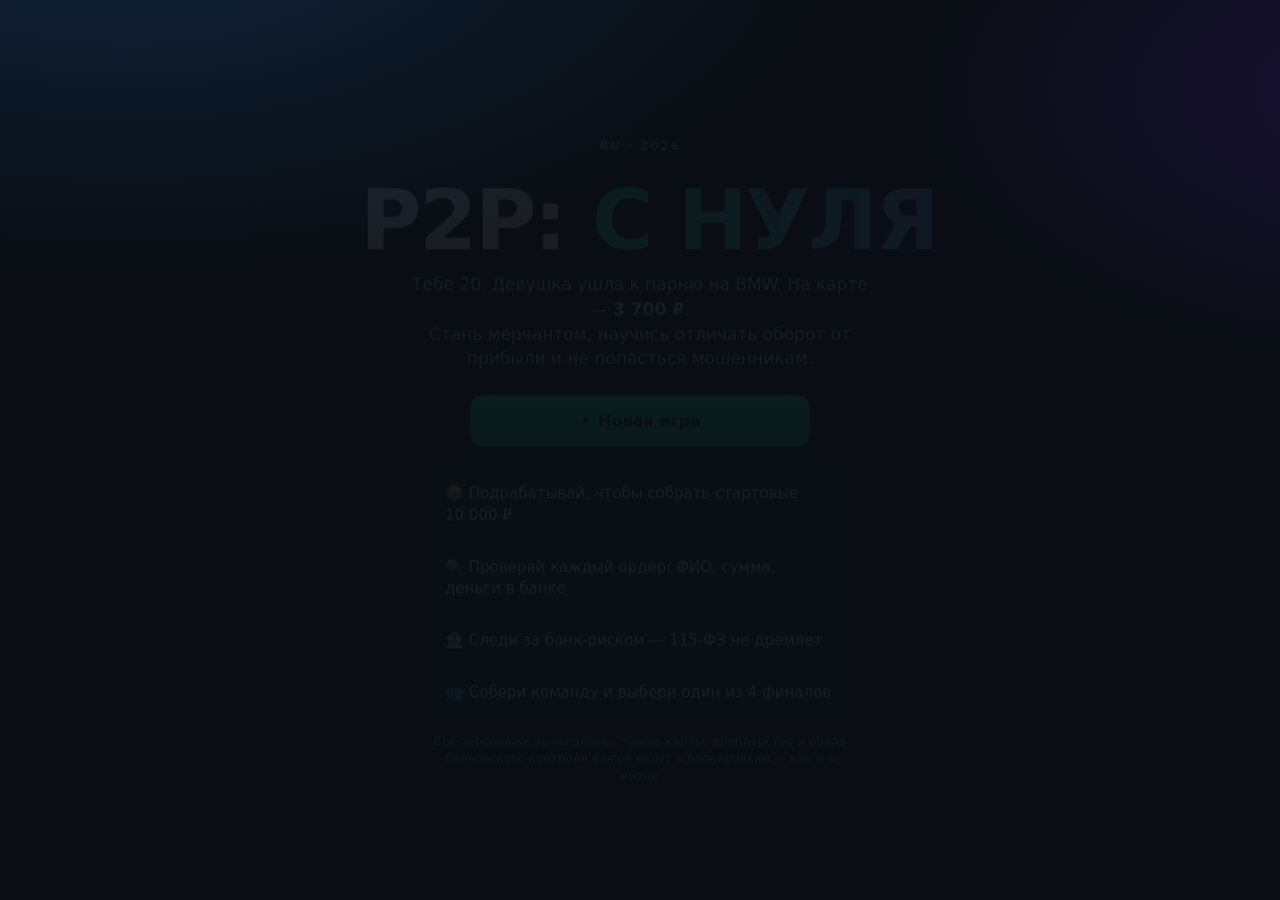
<file: index.html>
<!doctype html>
<html lang="ru">
<head>
  <meta charset="utf-8">
  <meta http-equiv="refresh" content="0; url=game/">
  <title>P2P: С нуля</title>
</head>
<body><a href="game/">Играть в «P2P: С нуля»</a></body>
</html>
</file>
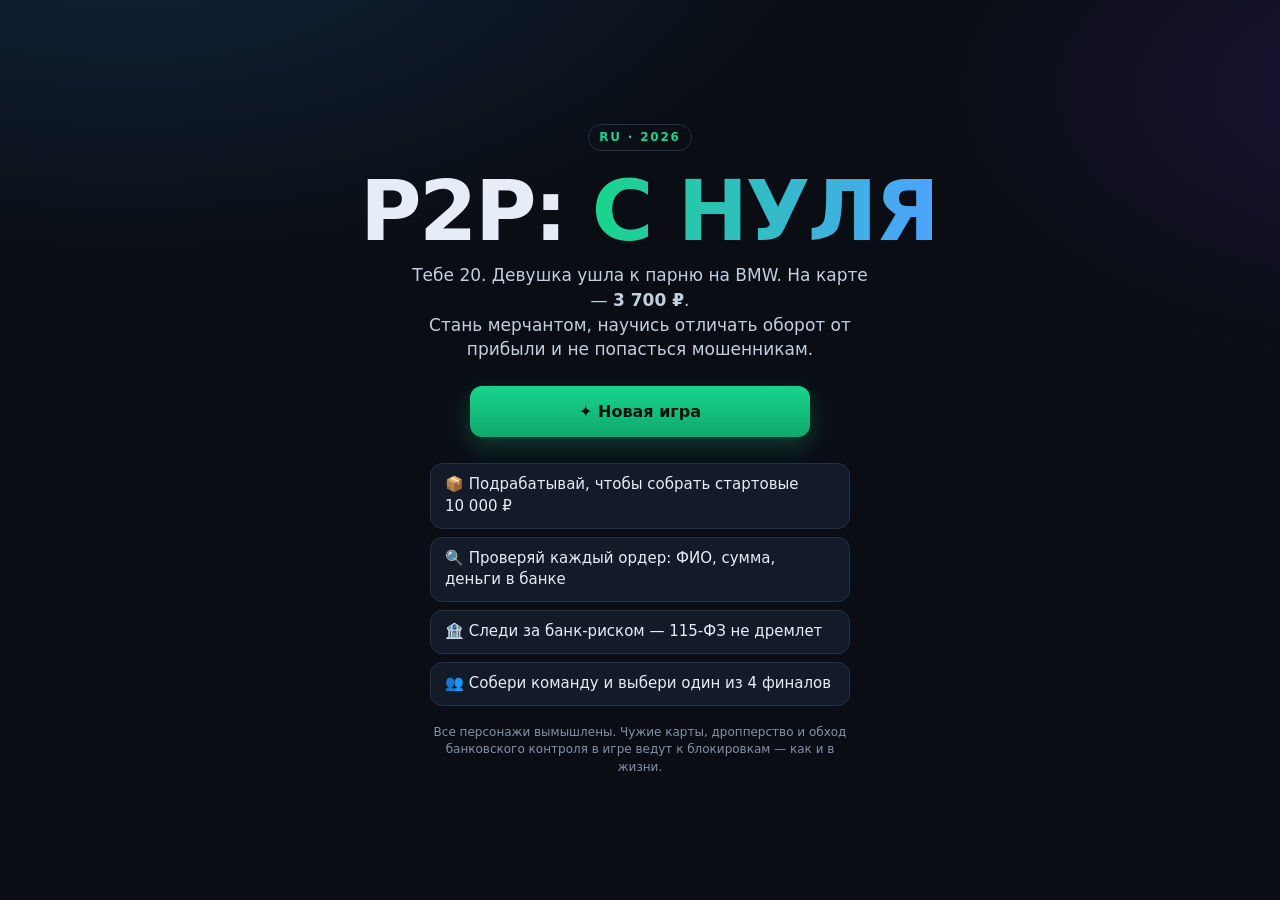
<file: game/index.html>
<!doctype html>
<html lang="ru">
<head>
  <meta charset="utf-8">
  <meta name="viewport" content="width=device-width, initial-scale=1, viewport-fit=cover">
  <meta name="theme-color" content="#0a0e14">
  <title>P2P: С нуля</title>
  <meta name="description" content="Сюжетный симулятор P2P-мерчанта: от 3 700 ₽ в Новозаровске до своего бизнеса в Москве.">
  <link rel="icon" href="data:image/svg+xml,<svg xmlns='http://www.w3.org/2000/svg' viewBox='0 0 100 100'><text y='.9em' font-size='90'>💸</text></svg>">
  <link rel="stylesheet" href="style.css">
</head>
<body>
  <div id="app" hidden>
    <header class="top">
      <div class="brand"><span class="logo">P2P</span><span class="brand-sub">С НУЛЯ</span></div>
      <div class="where" id="where"></div>
      <div class="top-btns">
        <button class="icon-btn" id="btn-sound" title="Звук">🔊</button>
        <button class="icon-btn" id="btn-menu" title="Меню">☰</button>
      </div>
    </header>

    <section class="stats" id="stats"></section>
    <section class="goal" id="goal"></section>

    <nav class="mtabs">
      <button data-tab="board" class="active">📈 Стакан</button>
      <button data-tab="chat">💬 TG-Hub <span class="dot" id="chat-dot" hidden></span></button>
    </nav>

    <main class="main">
      <section class="panel board" id="board"></section>
      <section class="panel chat" id="chat">
        <div class="panel-head"><span>💬 TG-Hub</span><span class="muted" id="chat-sub"></span></div>
        <div class="chat-feed" id="chat-feed"></div>
        <div class="chat-options" id="chat-options"></div>
      </section>
    </main>

    <footer class="actions" id="actions">
      <button class="act" data-open="shop">🛒<span>Апгрейды</span></button>
      <button class="act" data-open="team">👥<span>Команда</span></button>
      <button class="act" data-open="books">📊<span>Учёт</span></button>
      <button class="act" id="btn-retail" title="Обычные покупки по карте снижают банк-риск">🛍️<span>Покупки</span></button>
      <button class="act primary" id="btn-day">🌙<span>Завершить день</span></button>
    </footer>
  </div>

  <div id="title" class="title-screen">
    <div class="title-card">
      <div class="title-badge">RU · 2026</div>
      <h1>P2P: <em>С НУЛЯ</em></h1>
      <p class="title-lead">Тебе 20. Девушка ушла к парню на BMW. На карте — <b>3 700 ₽</b>.<br>Стань мерчантом, научись отличать оборот от прибыли и не попасться мошенникам.</p>
      <div class="title-btns">
        <button class="big-btn" id="btn-continue" hidden>▶ Продолжить</button>
        <button class="big-btn" id="btn-new">✦ Новая игра</button>
      </div>
      <ul class="title-how">
        <li>📦 Подрабатывай, чтобы собрать стартовые 10&nbsp;000&nbsp;₽</li>
        <li>🔍 Проверяй каждый ордер: ФИО, сумма, деньги в банке</li>
        <li>🏦 Следи за банк-риском — 115-ФЗ не дремлет</li>
        <li>👥 Собери команду и выбери один из 4 финалов</li>
      </ul>
      <p class="title-note">Все персонажи вымышлены. Чужие карты, дропперство и обход банковского контроля в игре ведут к блокировкам — как и в жизни.</p>
    </div>
  </div>

  <div id="modal" class="modal" hidden><div class="modal-card" id="modal-card"></div></div>
  <div id="toasts" class="toasts"></div>
  <div id="fx" class="fx-layer"></div>

  <script src="data.js"></script>
  <script src="engine.js"></script>
  <script src="ui.js"></script>
</body>
</html>
</file>
<file: game/style.css>
:root {
  --bg: #0a0e14; --bg2: #0f1520; --card: #131b28; --card2: #182233; --line: #223049;
  --text: #e6edf6; --muted: #8392a8; --green: #19d58c; --green2: #0fa86c; --red: #ff5470; --amber: #ffb547;
  --blue: #4da3ff; --violet: #a78bfa; --radius: 14px;
  --shadow: 0 10px 30px rgba(0, 0, 0, .35);
}
* { box-sizing: border-box; }
[hidden] { display: none !important; }
html, body { margin: 0; height: 100%; }
body {
  background: radial-gradient(1200px 600px at 10% -10%, #10233a 0%, transparent 60%), radial-gradient(900px 500px at 110% 10%, #1a1235 0%, transparent 55%), var(--bg);
  color: var(--text); font: 15px/1.45 system-ui, -apple-system, "Segoe UI", Roboto, "Helvetica Neue", Arial, sans-serif;
  -webkit-font-smoothing: antialiased; overflow-x: hidden;
}
button { font: inherit; color: inherit; cursor: pointer; border: 0; background: none; }
button:disabled { cursor: not-allowed; opacity: .45; }
b { font-weight: 700; }
.muted { color: var(--muted); }
.pos { color: var(--green); } .neg { color: var(--red); }
.center { text-align: center; }
.chip { display: inline-flex; align-items: center; gap: 4px; padding: 3px 9px; border-radius: 999px; background: rgba(25, 213, 140, .12); color: var(--green); font-size: 12px; font-weight: 700; white-space: nowrap; }
.chip.sm { background: rgba(131, 146, 168, .14); color: var(--muted); font-weight: 600; }

/* ---------- Титульный экран ---------- */
.title-screen { position: fixed; inset: 0; display: grid; place-items: center; padding: 20px; z-index: 5; overflow: auto; }
.title-screen[hidden] { display: none; }
.title-card { max-width: 560px; width: 100%; text-align: center; animation: rise .6s ease both; }
.title-badge { display: inline-block; padding: 4px 10px; border: 1px solid var(--line); border-radius: 999px; color: var(--green); font-size: 12px; letter-spacing: .15em; font-weight: 700; }
.title-card h1 { white-space: nowrap; font-size: clamp(40px, 12vw, 84px); line-height: 1; margin: 18px 0 10px; letter-spacing: -.03em; }
.title-card h1 em { font-style: normal; background: linear-gradient(90deg, var(--green), var(--blue)); -webkit-background-clip: text; background-clip: text; color: transparent; }
.title-lead { color: #c3cfdf; font-size: 17px; margin: 0 auto 24px; max-width: 470px; }
.title-btns { display: grid; gap: 10px; max-width: 340px; margin: 0 auto 26px; }
.title-how { list-style: none; padding: 0; margin: 0 auto 18px; display: grid; gap: 8px; text-align: left; max-width: 420px; }
.title-how li { background: var(--card); border: 1px solid var(--line); border-radius: 12px; padding: 10px 14px; }
.title-note { color: var(--muted); font-size: 12px; max-width: 420px; margin: 0 auto; }

.big-btn { display: block; width: 100%; padding: 14px 18px; border-radius: 12px; font-weight: 800; font-size: 16px;
  background: linear-gradient(180deg, var(--green), var(--green2)); color: #04140d; box-shadow: 0 8px 24px rgba(25, 213, 140, .25); transition: transform .12s, filter .12s; }
.big-btn:hover { filter: brightness(1.08); } .big-btn:active { transform: scale(.98); }
.big-btn.ghost { background: var(--card2); color: var(--text); box-shadow: none; border: 1px solid var(--line); }
.big-btn.danger { background: rgba(255, 84, 112, .14); color: var(--red); box-shadow: none; border: 1px solid rgba(255, 84, 112, .35); }

/* ---------- Каркас ---------- */
#app { max-width: 1240px; margin: 0 auto; padding: 10px 14px 96px; }
#app[hidden] { display: none; }
.top { display: flex; align-items: center; gap: 12px; padding: 6px 0 10px; }
.brand { display: flex; align-items: baseline; gap: 6px; font-weight: 900; letter-spacing: -.02em; }
.logo { font-size: 22px; background: linear-gradient(90deg, var(--green), var(--blue)); -webkit-background-clip: text; background-clip: text; color: transparent; }
.brand-sub { font-size: 12px; color: var(--muted); letter-spacing: .12em; }
.where { flex: 1; display: flex; gap: 10px; align-items: center; flex-wrap: wrap; font-size: 13px; }
.where .day { font-weight: 800; } .where .city { color: var(--muted); }
.top-btns { display: flex; gap: 6px; }
.icon-btn { width: 38px; height: 38px; border-radius: 10px; background: var(--card); border: 1px solid var(--line); font-size: 17px; }

.stats { display: grid; grid-template-columns: 1.3fr 1fr 2.4fr; gap: 10px; }
.stat, .meters { background: var(--card); border: 1px solid var(--line); border-radius: var(--radius); padding: 10px 14px; position: relative; overflow: hidden; }
.stat .lbl { display: block; font-size: 11px; color: var(--muted); text-transform: uppercase; letter-spacing: .08em; font-weight: 700; }
.stat b { display: block; font-size: 26px; letter-spacing: -.02em; font-variant-numeric: tabular-nums; }
.stat small { color: var(--muted); font-size: 12px; font-variant-numeric: tabular-nums; }
.stat.nw { background: linear-gradient(135deg, rgba(25, 213, 140, .12), transparent 60%), var(--card); }
.stat.rate b { font-size: 22px; }
.spark { position: absolute; right: 10px; top: 12px; width: 90px; height: 26px; opacity: .8; }
.spark polyline { fill: none; stroke: var(--blue); stroke-width: 1.6; vector-effect: non-scaling-stroke; }
.fc { display: block; color: var(--violet) !important; }
.meters { display: grid; grid-template-columns: 1fr 1fr; gap: 6px 16px; align-content: center; }
.meter .m-top { display: flex; justify-content: space-between; font-size: 12px; color: var(--muted); }
.meter .m-top b { color: var(--text); font-variant-numeric: tabular-nums; }
.bar { position: relative; height: 7px; border-radius: 99px; background: #0b111b; overflow: hidden; margin-top: 3px; }
.bar i { position: absolute; inset: 0 auto 0 0; border-radius: 99px; background: var(--green); transition: width .5s cubic-bezier(.2, .8, .2, 1); }
.bar em { position: absolute; top: 0; bottom: 0; width: 1px; background: rgba(255, 255, 255, .25); }
.meter.energy i { background: linear-gradient(90deg, #ffd23f, #ffb547); }
.meter.stress i { background: linear-gradient(90deg, #a78bfa, #f472b6); }
.meter.stress.hot i { background: var(--red); animation: pulse 1s infinite; }
.meter.rep i { background: linear-gradient(90deg, #4da3ff, #19d58c); }
.meter.risk.low i { background: var(--green); } .meter.risk.mid i { background: var(--amber); }
.meter.risk.high i { background: #ff8a3d; } .meter.risk.crit i { background: var(--red); animation: pulse .8s infinite; }

.goal { margin: 10px 0; background: var(--card); border: 1px solid var(--line); border-radius: var(--radius); padding: 10px 14px; }
.g-row { display: flex; gap: 8px; align-items: center; flex-wrap: wrap; font-weight: 600; }
.g-row > span:first-child { flex: 1; min-width: 200px; }
.gbar { height: 8px; border-radius: 99px; background: #0b111b; margin-top: 8px; overflow: hidden; }
.gbar i { display: block; height: 100%; border-radius: 99px; background: linear-gradient(90deg, var(--green), var(--blue)); transition: width .6s cubic-bezier(.2, .8, .2, 1); box-shadow: 0 0 14px rgba(25, 213, 140, .5); }

.mtabs { display: none; }
.main { display: grid; grid-template-columns: 1.5fr 1fr; gap: 12px; align-items: start; }
.panel { background: var(--bg2); border: 1px solid var(--line); border-radius: var(--radius); padding: 12px; min-height: 300px; }
.panel-head { display: flex; justify-content: space-between; align-items: center; font-weight: 800; margin-bottom: 8px; gap: 8px; }
.panel-head .muted { font-weight: 500; font-size: 12px; }
.rules { font-size: 12px; color: var(--muted); background: rgba(77, 163, 255, .07); border: 1px dashed rgba(77, 163, 255, .3); border-radius: 10px; padding: 7px 10px; margin-bottom: 10px; }
.rules b { color: #bcd9ff; font-weight: 600; }
.empty { text-align: center; color: var(--muted); padding: 40px 10px; }
.banner { padding: 10px 12px; border-radius: 10px; margin-bottom: 10px; font-weight: 600; }
.banner.bad { background: rgba(77, 163, 255, .1); border: 1px solid rgba(77, 163, 255, .35); color: #bcd9ff; }

/* ---------- Ордера ---------- */
.order { background: var(--card); border: 1px solid var(--line); border-left: 4px solid var(--green); border-radius: 12px; padding: 10px 12px; margin-bottom: 10px; animation: rise .35s ease both; }
.order.buy { border-left-color: var(--blue); }
.order.vip { box-shadow: inset 0 0 0 1px rgba(255, 181, 71, .35); }
.order.tut { box-shadow: 0 0 0 2px rgba(25, 213, 140, .45); }
.o-head { display: flex; align-items: center; gap: 8px; flex-wrap: wrap; }
.tag { font-size: 10px; font-weight: 800; letter-spacing: .08em; padding: 3px 7px; border-radius: 6px; background: rgba(25, 213, 140, .14); color: var(--green); }
.order.buy .tag { background: rgba(77, 163, 255, .14); color: var(--blue); }
.tag.vip { background: rgba(255, 181, 71, .15) !important; color: var(--amber) !important; }
.o-sum { flex: 1; font-variant-numeric: tabular-nums; }
.o-pct { font-weight: 800; color: var(--green); font-size: 13px; }
.o-client { margin: 6px 0; font-size: 14px; }
.o-rows { display: grid; gap: 3px; background: #0d141f; border-radius: 9px; padding: 7px 9px; }
.row { display: flex; justify-content: space-between; gap: 10px; font-size: 13px; }
.row span { color: var(--muted); white-space: nowrap; }
.row b { font-weight: 600; text-align: right; font-variant-numeric: tabular-nums; }
.row.warn b { color: var(--red); } .row.okk b { color: #9be7c6; }
.note { margin-top: 7px; font-size: 13px; color: #d7c7ff; font-style: italic; }
.o-foot { display: flex; align-items: center; justify-content: space-between; gap: 8px; margin-top: 9px; flex-wrap: wrap; }
.o-est { font-weight: 800; font-variant-numeric: tabular-nums; }
.o-btns { display: flex; gap: 6px; }
.btn { padding: 8px 12px; border-radius: 9px; font-weight: 700; font-size: 13px; transition: transform .1s, filter .1s; white-space: nowrap; }
.btn:active { transform: scale(.96); }
.btn.go { background: var(--green); color: #04140d; }
.btn.go:hover { filter: brightness(1.1); }
.btn.danger { background: rgba(255, 84, 112, .12); color: var(--red); border: 1px solid rgba(255, 84, 112, .3); }

.hustles { display: grid; grid-template-columns: repeat(auto-fill, minmax(200px, 1fr)); gap: 10px; }
.hustle { display: grid; grid-template-columns: auto 1fr; gap: 1px 10px; text-align: left; padding: 12px; border-radius: 12px; background: var(--card); border: 1px solid var(--line); animation: rise .35s ease both; transition: transform .12s, border-color .12s; }
.hustle:hover:not(:disabled) { transform: translateY(-2px); border-color: var(--green); }
.h-ico { grid-row: span 3; font-size: 30px; align-self: center; }
.h-name { font-weight: 700; } .h-gain { font-weight: 800; font-size: 13px; } .h-cost { font-size: 12px; color: var(--muted); }

/* ---------- Чат ---------- */
.chat { display: flex; flex-direction: column; position: sticky; top: 10px; max-height: calc(100vh - 120px); }
.chat.needs { border-color: rgba(25, 213, 140, .55); box-shadow: 0 0 0 1px rgba(25, 213, 140, .25), 0 0 30px rgba(25, 213, 140, .08); }
.chat-feed { flex: 1; overflow-y: auto; display: flex; flex-direction: column; gap: 8px; padding: 4px 2px 8px; min-height: 160px; scroll-behavior: smooth; }
.msg { display: flex; gap: 8px; align-items: flex-end; max-width: 92%; }
.msg.fresh { animation: pop .35s ease both; }
.ava { width: 30px; height: 30px; border-radius: 50%; background: var(--card2); display: grid; place-items: center; flex: none; font-size: 16px; }
.bubble { background: var(--card2); padding: 7px 11px; border-radius: 14px 14px 14px 4px; white-space: pre-line; font-size: 14px; }
.who { display: block; font-size: 12px; color: var(--blue); margin-bottom: 1px; }
.msg.me { align-self: flex-end; }
.msg.me .bubble { background: #11553d; border-radius: 14px 14px 4px 14px; }
.msg.sys { align-self: center; text-align: center; color: var(--muted); font-size: 13px; font-style: italic; max-width: 95%; background: rgba(255, 255, 255, .03); padding: 6px 10px; border-radius: 10px; }
.chat-options { display: grid; gap: 6px; }
.opt-group { display: grid; gap: 6px; border-top: 1px solid var(--line); padding-top: 8px; animation: pop .3s ease both; }
.opt-who { font-size: 12px; color: var(--muted); }
.opt { text-align: left; padding: 10px 12px; border-radius: 10px; background: rgba(25, 213, 140, .1); border: 1px solid rgba(25, 213, 140, .35); color: #d6fbe9; font-weight: 600; font-size: 14px; transition: background .12s; }
.opt:hover { background: rgba(25, 213, 140, .2); }

/* ---------- Нижняя панель ---------- */
.actions { position: fixed; left: 0; right: 0; bottom: 0; display: flex; justify-content: center; gap: 8px; padding: 10px 12px calc(10px + env(safe-area-inset-bottom)); background: rgba(10, 14, 20, .88); backdrop-filter: blur(10px); border-top: 1px solid var(--line); z-index: 3; }
.act { display: flex; align-items: center; gap: 7px; padding: 11px 14px; border-radius: 12px; background: var(--card); border: 1px solid var(--line); font-weight: 700; font-size: 14px; }
.act:hover:not(:disabled) { border-color: #36507a; }
.act.primary { background: linear-gradient(180deg, #3d6bff, #2a4fd6); border-color: transparent; padding-inline: 20px; }
.act.primary.waiting { background: linear-gradient(180deg, var(--green), var(--green2)); color: #04140d; animation: pulse 1.4s infinite; }

/* ---------- Модалки ---------- */
.modal { position: fixed; inset: 0; background: rgba(3, 6, 10, .72); backdrop-filter: blur(4px); display: grid; place-items: center; padding: 16px; z-index: 10; animation: fade .2s ease both; }
.modal[hidden] { display: none; }
.modal-card { width: min(520px, 100%); max-height: calc(100vh - 32px); overflow-y: auto; background: var(--bg2); border: 1px solid var(--line); border-radius: 18px; padding: 20px; box-shadow: var(--shadow); animation: rise .3s ease both; }
.modal-card.sheet { width: min(620px, 100%); }
.modal-card.small { width: min(380px, 100%); }
.m-head { display: flex; justify-content: space-between; align-items: center; }
.m-head h3 { margin: 0; }
.x { width: 34px; height: 34px; border-radius: 9px; background: var(--card); }
.m-kicker { color: var(--green); font-weight: 800; letter-spacing: .1em; text-transform: uppercase; font-size: 12px; }
.ch-title { font-size: 32px; margin: 6px 0; letter-spacing: -.02em; }
.ch-goal { background: var(--card); border-radius: 12px; padding: 12px; font-weight: 600; }
.modal-card.chapter { text-align: center; }
.report-grid { display: grid; grid-template-columns: 1fr 1fr; gap: 8px; margin: 12px 0; }
.report-grid > div { background: var(--card); border-radius: 10px; padding: 9px 11px; }
.report-grid span { display: block; font-size: 12px; color: var(--muted); }
.report-grid b { font-size: 18px; font-variant-numeric: tabular-nums; }
.report-lines { list-style: none; padding: 0; margin: 0 0 14px; display: grid; gap: 6px; font-size: 14px; }
.report-lines li { padding: 7px 10px; border-radius: 9px; background: var(--card); }
.report-lines li.bad { background: rgba(255, 84, 112, .1); color: #ffb3c0; }
.lesson { font-size: 13px; color: var(--amber); background: rgba(255, 181, 71, .08); border-radius: 10px; padding: 8px 10px; }
.list { display: grid; gap: 8px; margin: 10px 0; }
.item { display: flex; align-items: center; gap: 12px; background: var(--card); border: 1px solid var(--line); border-radius: 12px; padding: 10px 12px; }
.item.own { border-color: rgba(25, 213, 140, .4); }
.item.locked { opacity: .6; }
.i-ico { font-size: 26px; }
.i-body { flex: 1; display: grid; gap: 2px; }
.i-body small { font-size: 12.5px; color: #b8c4d6; }
.trust { display: grid; grid-template-columns: auto 1fr auto; gap: 8px; align-items: center; font-size: 12px; color: var(--muted); }
.trust .bar { margin: 0; } .trust .bar i { background: var(--blue); }
.toggle { display: flex; gap: 8px; align-items: center; padding: 10px; background: var(--card); border-radius: 10px; cursor: pointer; }
blockquote { margin: 14px 0 0; padding: 10px 14px; border-left: 3px solid var(--green); color: #c3cfdf; font-style: italic; background: rgba(25, 213, 140, .05); border-radius: 0 10px 10px 0; }
.howto { padding-left: 18px; display: grid; gap: 8px; }
.end-ico { font-size: 64px; text-align: center; }
.modal-card.ending { text-align: center; }
.modal-card.ending.bad .m-kicker { color: var(--red); }
.end-text { color: #c9d4e3; }

/* ---------- Эффекты ---------- */
.toasts { position: fixed; top: 12px; left: 50%; transform: translateX(-50%); display: grid; gap: 6px; z-index: 20; width: min(440px, calc(100% - 24px)); pointer-events: none; }
.toast { background: var(--card2); border: 1px solid var(--line); padding: 10px 14px; border-radius: 12px; box-shadow: var(--shadow); font-weight: 600; font-size: 14px; animation: drop .25s ease both; transition: opacity .4s, transform .4s; }
.toast.good { border-color: rgba(25, 213, 140, .5); }
.toast.bad { border-color: rgba(255, 84, 112, .6); color: #ffc2cd; }
.toast.out { opacity: 0; transform: translateY(-8px); }
.fx-layer { position: fixed; inset: 0; pointer-events: none; z-index: 30; overflow: hidden; }
.float { position: fixed; transform: translate(-50%, -50%); font-weight: 900; font-size: 22px; animation: floatUp 1.3s ease-out forwards; text-shadow: 0 2px 10px rgba(0, 0, 0, .6); }
.float.up { color: var(--green); } .float.down { color: var(--red); }
.confetti { position: fixed; top: -40px; font-size: 24px; animation: fall linear forwards; }
body.shake #app { animation: shake .4s; }

@keyframes rise { from { opacity: 0; transform: translateY(10px); } to { opacity: 1; transform: none; } }
@keyframes pop { from { opacity: 0; transform: scale(.94) translateY(6px); } to { opacity: 1; transform: none; } }
@keyframes drop { from { opacity: 0; transform: translateY(-10px); } to { opacity: 1; transform: none; } }
@keyframes fade { from { opacity: 0; } to { opacity: 1; } }
@keyframes pulse { 50% { filter: brightness(1.35); } }
@keyframes floatUp { to { opacity: 0; transform: translate(-50%, -140%) scale(1.15); } }
@keyframes fall { to { transform: translateY(110vh) rotate(540deg); } }
@keyframes shake { 20%, 60% { transform: translateX(-6px); } 40%, 80% { transform: translateX(6px); } }

/* ---------- Мобильная версия ---------- */
@media (max-width: 860px) {
  #app { padding: 8px 10px 84px; }
  .stats { grid-template-columns: 1fr 1fr; }
  .meters { grid-column: 1 / -1; }
  .stat b { font-size: 21px; }
  .spark { width: 60px; }
  .mtabs { display: grid; grid-template-columns: 1fr 1fr; gap: 6px; margin-bottom: 10px; }
  .mtabs button { padding: 10px; border-radius: 10px; background: var(--card); border: 1px solid var(--line); font-weight: 700; position: relative; }
  .mtabs button.active { border-color: var(--green); color: var(--green); }
  .dot { position: absolute; top: 8px; right: 12px; width: 9px; height: 9px; border-radius: 50%; background: var(--red); box-shadow: 0 0 0 3px rgba(255, 84, 112, .25); animation: pulse 1s infinite; }
  .main { grid-template-columns: 1fr; }
  body[data-tab="board"] .chat { display: none; }
  body[data-tab="chat"] .board { display: none; }
  .chat { position: static; max-height: none; min-height: 60vh; }
  .actions { gap: 5px; padding-inline: 6px; }
  .act { flex-direction: column; gap: 1px; padding: 7px 8px; font-size: 18px; flex: 1; }
  .act span { font-size: 10.5px; font-weight: 700; }
  .act.primary { flex: 1.6; padding-inline: 8px; }
  .where .city, .brand-sub { display: none; }
  .item { flex-wrap: wrap; } .i-body { min-width: 180px; }
}
@media (max-width: 420px) {
  .o-foot { flex-direction: column; align-items: stretch; }
  .o-btns .btn { flex: 1; }
}
@media (prefers-reduced-motion: reduce) { *, *::before, *::after { animation: none !important; transition: none !important; } }
</file>
